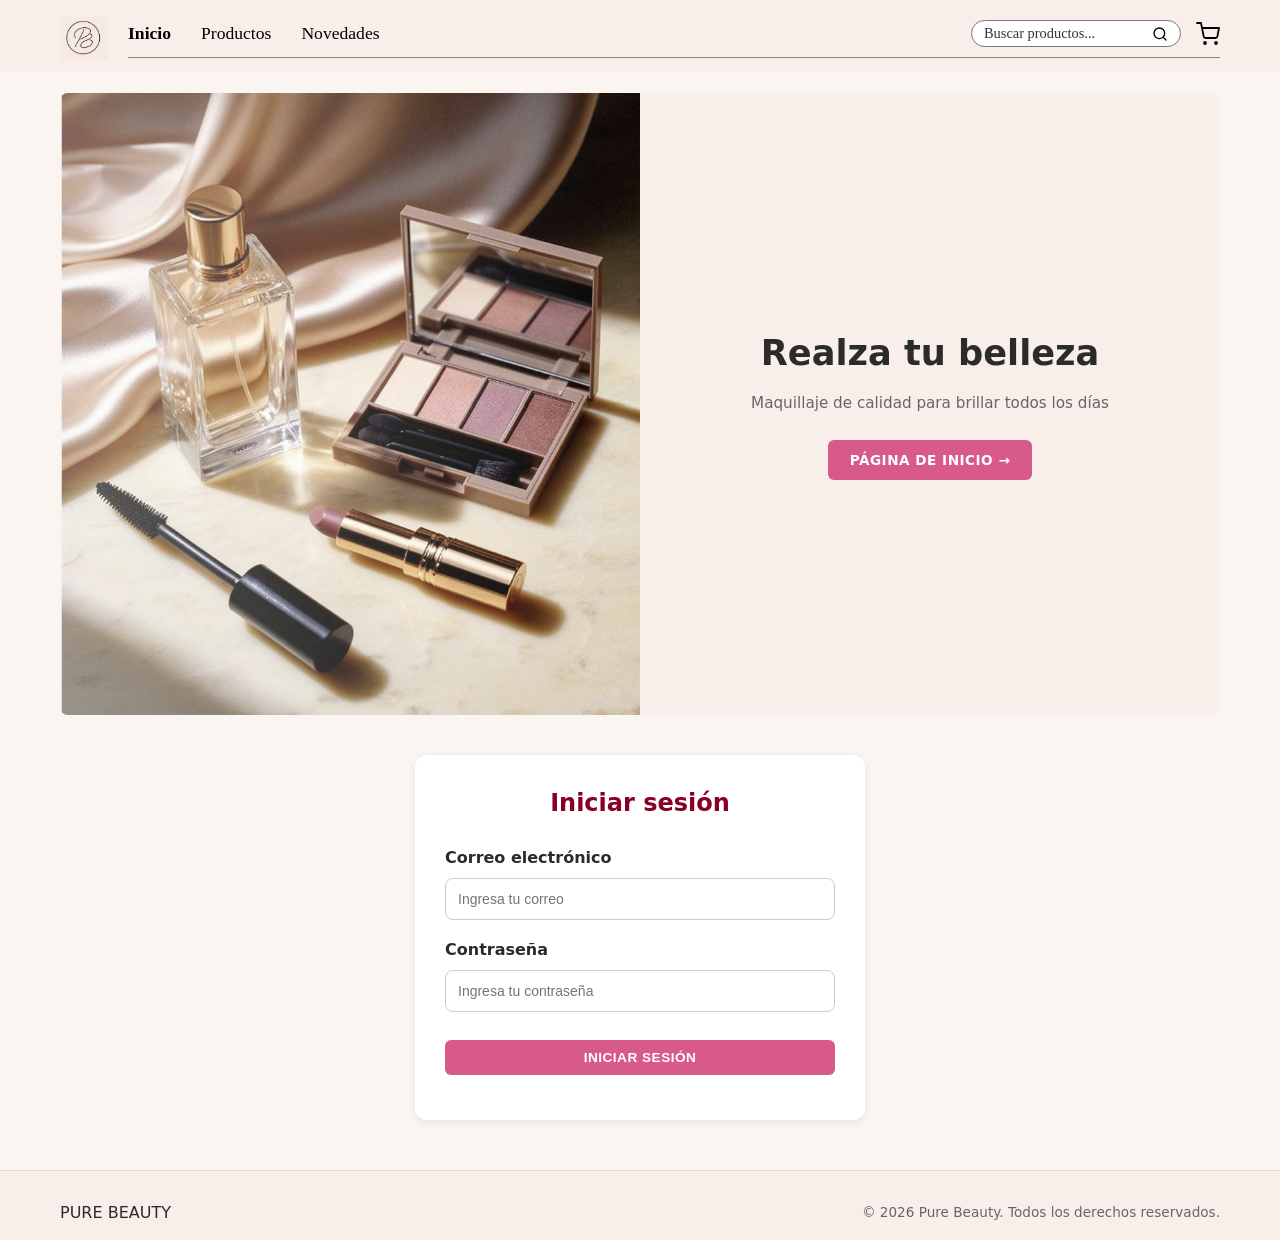
<file: index.html>
<!DOCTYPE html>
<html lang="es">
<head>
  <meta charset="UTF-8">
  <meta name="viewport" content="width=device-width, initial-scale=1.0">
  <title>Pure Beauty - Inicio</title>
  <link rel="stylesheet" href="css/base.css">
  <link rel="stylesheet" href="css/componente.css">
  <link rel="stylesheet" href="css/paginas.css">
</head>
<body>
  <header class="header">
    <div class="container header-container">
      <a href="index.html" class="logo-area">
        <img src="img/logo.png" alt="Logo Pure Beauty" class="logo-img">
      </a>

      <div class="nav-and-actions">
        <div class="top-nav-row">
          <nav>
            <ul class="nav-links">
              <li><a href="index.html" class="nav-link active">Inicio</a></li>
              <li><a href="coleccion.html" class="nav-link">Productos</a></li>
              <li><a href="coleccion.html" class="nav-link">Novedades</a></li>
            </ul>
          </nav>

          <div class="search-cart-area">
            <div class="search-box">
              <input type="text" class="search-input" placeholder="Buscar productos..." aria-label="Buscar productos">
              <button class="search-btn" type="button" aria-label="Buscar">
                <svg width="16" height="16" viewBox="0 0 24 24" fill="none" stroke="currentColor" stroke-width="2" stroke-linecap="round" stroke-linejoin="round"><circle cx="11" cy="11" r="8"></circle><line x1="21" y1="21" x2="16.65" y2="16.65"></line></svg>
              </button>
            </div>

            <a href="#" class="cart-icon" aria-label="Carrito de compras" onclick="alert('Carrito vacío'); return false;">
              <svg width="24" height="24" viewBox="0 0 24 24" fill="none" stroke="currentColor" stroke-width="1.8" stroke-linecap="round" stroke-linejoin="round"><circle cx="9" cy="21" r="1"></circle><circle cx="20" cy="21" r="1"></circle><path d="M1 1h4l2.68 13.39a2 2 0 0 0 2 1.61h9.72a2 2 0 0 0 2-1.61L23 6H6"></path></svg>
            </a>
          </div>
        </div>

        <div class="nav-divider"></div>
      </div>
    </div>
  </header>

  <main class="container">
    <section class="hero-section">
      <div class="hero-img-col">
        <img src="img/makeup.png" alt="Maquillaje Pure Beauty">
      </div>
      <div class="hero-text-col">
        <h1 class="hero-title">Realza tu belleza</h1>
        <p class="hero-subtitle">Maquillaje de calidad para brillar todos los días</p>
        <a href="coleccion.html" class="btn btn-magenta">PÁGINA DE INICIO →</a>
      </div>
    </section>

        <section class="login-section">

      <h2>Iniciar sesión</h2>

      <form id="formulario-login">

        <div class="form-group">
          <label for="correo">Correo electrónico</label>
          <input
            type="email"
            id="correo"
            placeholder="Ingresa tu correo"
            required
          >
        </div>

        <div class="form-group">
          <label for="contrasena">Contraseña</label>
          <input
            type="password"
            id="contrasena"
            placeholder="Ingresa tu contraseña"
            required
          >
        </div>

        <button type="submit" class="btn btn-magenta">
          Iniciar sesión
        </button>

        <p id="mensaje-login"></p>

      </form>

    </section>

  </main>

  <footer class="footer">
    <div class="container footer-content">
      <span class="logo-text">PURE BEAUTY</span>
      <p class="footer-text">&copy; 2026 Pure Beauty. Todos los derechos reservados.</p>
    </div>
  </footer>

  <script src="js/login.js"></script>
  
</body>
</html>
</file>
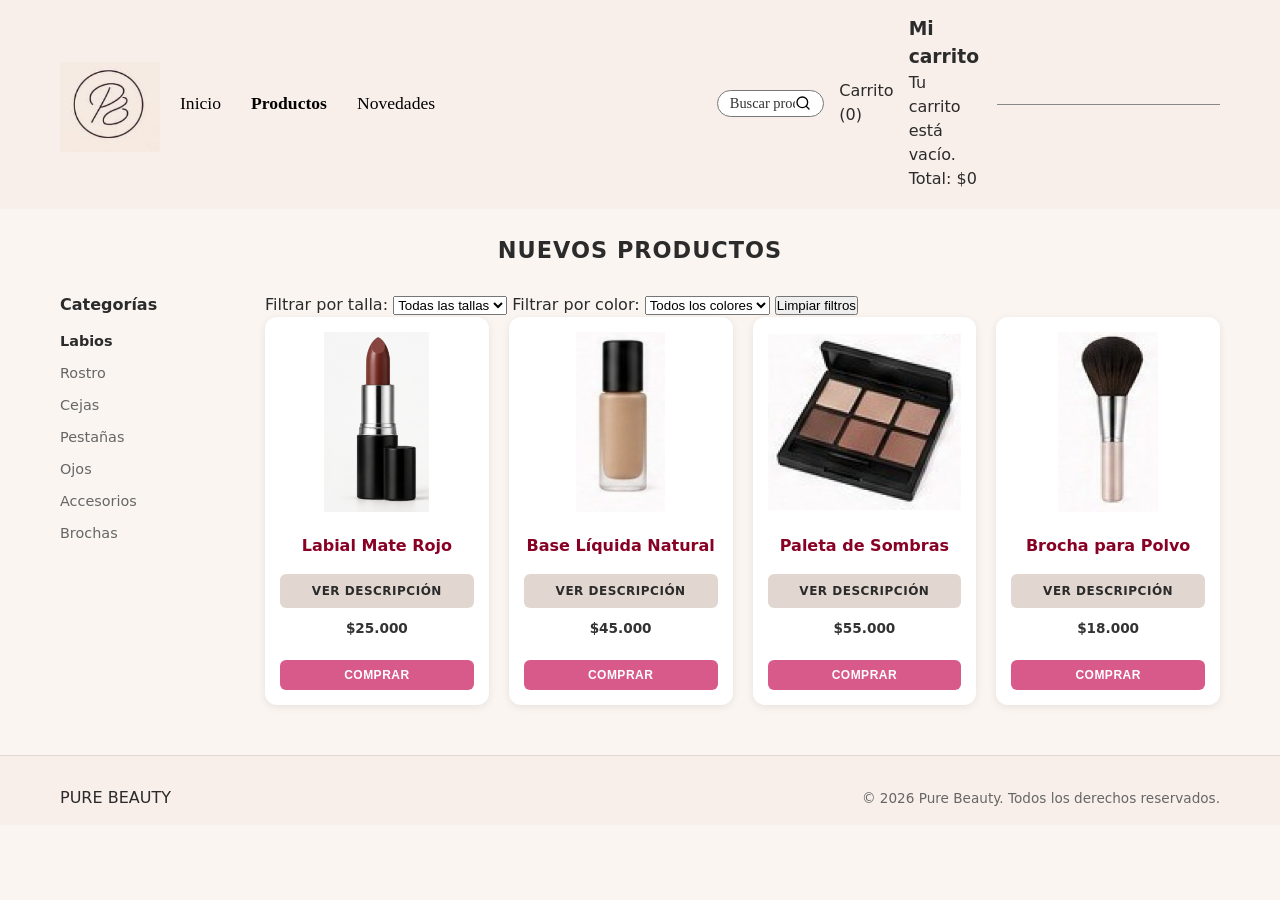
<file: coleccion.html>
<!DOCTYPE html>
<html lang="es">
<head>
  <meta charset="UTF-8">
  <meta name="viewport" content="width=device-width, initial-scale=1.0">
  <title>Pure Beauty - Productos</title>
  <link rel="stylesheet" href="css/base.css">
  <link rel="stylesheet" href="css/componente.css">
  <link rel="stylesheet" href="css/paginas.css">
</head>
<body>
  <header class="header">
    <div class="container header-container">
      <a href="index.html" class="logo-area">
    <img src="./img/logo.png" alt="Logo Pure Beauty" width="100">
</a>

      <div class="nav-and-actions">
        <div class="top-nav-row">
          <nav>
            <ul class="nav-links">
              <li><a href="index.html" class="nav-link">Inicio</a></li>
              <li><a href="coleccion.html" class="nav-link active">Productos</a></li>
              <li><a href="coleccion.html" class="nav-link">Novedades</a></li>
            </ul>
          </nav>

          <div class="search-cart-area">
            <div class="search-box">
              <input type="text" class="search-input" placeholder="Buscar productos..." aria-label="Buscar productos">
              <button class="search-btn" type="button" aria-label="Buscar">
                <svg width="16" height="16" viewBox="0 0 24 24" fill="none" stroke="currentColor" stroke-width="2" stroke-linecap="round" stroke-linejoin="round"><circle cx="11" cy="11" r="8"></circle><line x1="21" y1="21" x2="16.65" y2="16.65"></line></svg>
              </button>
            </div>

            <a href="#resumen-carrito" id="contador-carrito">Carrito (0)</a>

<div id="resumen-carrito">
    <h3>Mi carrito</h3>

    <div id="lista-carrito">
        <p>Tu carrito está vacío.</p>
    </div>

    <p id="total-carrito">Total: $0</p>
</div>

        <div class="nav-divider"></div>
      </div>
    </div>
  </header>

  <main class="container">
    <h1 class="catalog-title">NUEVOS PRODUCTOS</h1>

    <div class="catalog-layout">

    <aside class="sidebar-categories">
        <h3>Categorías</h3>
        <ul class="category-list">
            <li><a href="#" class="active">Labios</a></li>
            <li><a href="#">Rostro</a></li>
            <li><a href="#">Cejas</a></li>
            <li><a href="#">Pestañas</a></li>
            <li><a href="#">Ojos</a></li>
            <li><a href="#">Accesorios</a></li>
            <li><a href="#">Brochas</a></li>
        </ul>
    </aside>

    <div class="catalog-content">

        <div class="catalog-filters">
            <label for="filtro-talla">Filtrar por talla:</label>
            <select id="filtro-talla">
                <option value="">Todas las tallas</option>
                <option value="Única">Única</option>
            </select>

            <label for="filtro-color">Filtrar por color:</label>
            <select id="filtro-color">
                <option value="">Todos los colores</option>
                <option value="Rojo">Rojo</option>
                <option value="Beige">Beige</option>
                <option value="Marrón">Marrón</option>
                <option value="Negro">Negro</option>
            </select>

            <button type="button" id="limpiar-filtros">
                Limpiar filtros
            </button>
        </div>

        <section class="catalog-grid" id="contenedor-productos">
        </section>

    </div>

</div>
  </main>

  <footer class="footer">
    <div class="container footer-content">
      <span class="logo-text">PURE BEAUTY</span>
      <p class="footer-text">&copy; 2026 Pure Beauty. Todos los derechos reservados.</p>
    </div>
  </footer>
  <script src="js/producto.js"></script>
</body>
</html>
</file>
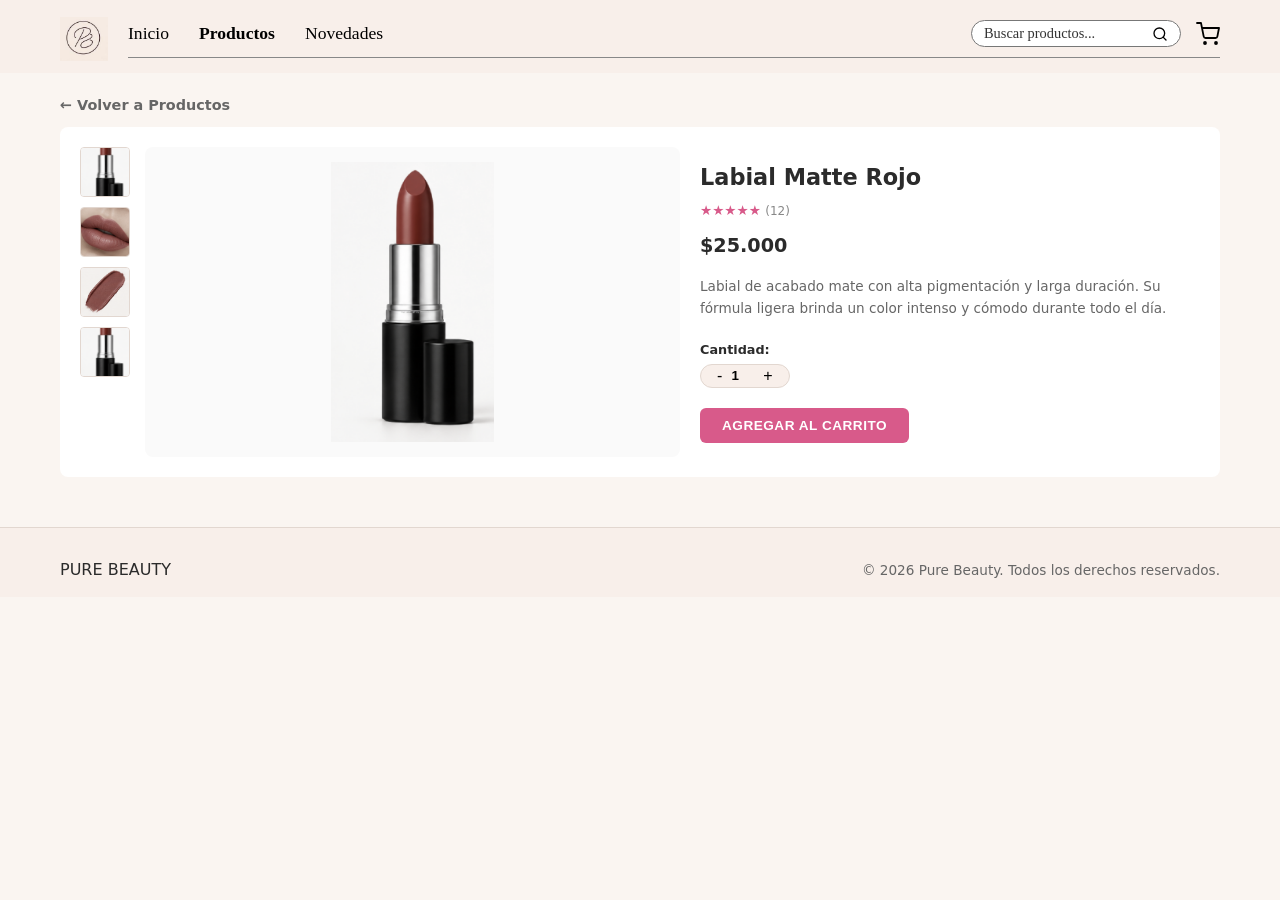
<file: producto.html>
<!DOCTYPE html>
<html lang="es">
<head>
  <meta charset="UTF-8">
  <meta name="viewport" content="width=device-width, initial-scale=1.0">
  <title>Pure Beauty - Descripción Labial Mate</title>
  <link rel="stylesheet" href="css/base.css">
  <link rel="stylesheet" href="css/componente.css">
  <link rel="stylesheet" href="css/paginas.css">
</head>
<body>
  <header class="header">
    <div class="container header-container">
      <a href="index.html" class="logo-area">
        <img src="img/logo.png" alt="Logo Pure Beauty" class="logo-img">
      </a>

      <div class="nav-and-actions">
        <div class="top-nav-row">
          <nav>
            <ul class="nav-links">
              <li><a href="index.html" class="nav-link">Inicio</a></li>
              <li><a href="coleccion.html" class="nav-link active">Productos</a></li>
              <li><a href="coleccion.html" class="nav-link">Novedades</a></li>
            </ul>
          </nav>

          <div class="search-cart-area">
            <div class="search-box">
              <input type="text" class="search-input" placeholder="Buscar productos..." aria-label="Buscar productos">
              <button class="search-btn" type="button" aria-label="Buscar">
                <svg width="16" height="16" viewBox="0 0 24 24" fill="none" stroke="currentColor" stroke-width="2" stroke-linecap="round" stroke-linejoin="round"><circle cx="11" cy="11" r="8"></circle><line x1="21" y1="21" x2="16.65" y2="16.65"></line></svg>
              </button>
            </div>

            <a href="#" class="cart-icon" aria-label="Carrito de compras" onclick="alert('Carrito vacío'); return false;">
              <svg width="24" height="24" viewBox="0 0 24 24" fill="none" stroke="currentColor" stroke-width="1.8" stroke-linecap="round" stroke-linejoin="round"><circle cx="9" cy="21" r="1"></circle><circle cx="20" cy="21" r="1"></circle><path d="M1 1h4l2.68 13.39a2 2 0 0 0 2 1.61h9.72a2 2 0 0 0 2-1.61L23 6H6"></path></svg>
            </a>
          </div>
        </div>

        <div class="nav-divider"></div>
      </div>
    </div>
  </header>

  <main class="container">
   
    <div class="back-link-container">
      <a href="coleccion.html" class="back-link">
        ← Volver a Productos
      </a>
    </div>

    <section class="product-detail-card">
      <div class="gallery-container">
        <div class="thumbnails-col">
          <img src="img/labial.png" alt="Miniatura 1" class="thumb-img">
          <img src="img/labios.png" alt="Miniatura 2" class="thumb-img">
          <img src="img/muestra.png" alt="Miniatura 3" class="thumb-img">
          <img src="img/labial.png" alt="Miniatura 4" class="thumb-img">
        </div>
        <div class="main-img-box">
          <img src="img/labial.png" alt="Labial Matte Rojo">
        </div>
      </div>

      <div class="product-detail-info">
        <h1 class="detail-title">Labial Matte Rojo</h1>
        <div class="rating-stars">★★★★★ <span style="color:#888; font-size:0.75rem;">(12)</span></div>
        <div class="detail-price">$25.000</div>
        <p class="detail-description">
          Labial de acabado mate con alta pigmentación y larga duración. Su fórmula ligera brinda un color intenso y cómodo durante todo el día.
        </p>

        <form>
          <label for="cantidad" style="display:block; font-size:0.8rem; margin-bottom:5px; font-weight:600;">Cantidad:</label>

         <div class="quantity-control">
          <button type="button" class="qty-btn" id="restar">-</button>
          <input type="number" id="cantidad" name="cantidad"
          value="1" min="1" class="qty-input"
         aria-label="Cantidad seleccionada">
         <button type="button" class="qty-btn" id="sumar">+</button>
        </div>
          
          
          <div class="detail-actions-group">
            <button type="submit" class="btn btn-magenta">AGREGAR AL CARRITO</button>
          </div>
        </form>
      </div>
    </section>
  </main>

  <footer class="footer">
    <div class="container footer-content">
      <span class="logo-text">PURE BEAUTY</span>
      <p class="footer-text">&copy; 2026 Pure Beauty. Todos los derechos reservados.</p>
    </div>
  </footer>

  <script src="js/detalle.js"></script>
  
</body>
</html>
</file>
<file: css/base.css>
:root {
  --primary-color: #F8EFEA;
  --bg-color: #FAF5F1;
  --white: #FFFFFF;
  --accent-color: #D85A8A;
  --accent-hover: #C24876;
  --text-dark: #2B2B2B;
  --text-muted: #666666;
  --border-color: #E2D7D0;
  --font-main: 'Poppins', 'Segoe UI', system-ui, -apple-system, sans-serif;
  --border-radius: 8px;
  --transition: all 0.3s ease;
}

* {
  box-sizing: border-box;
  margin: 0;
  padding: 0;
}

body {
  font-family: var(--font-main);
  background-color: var(--bg-color);
  color: var(--text-dark);
  line-height: 1.5;
}

a {
  text-decoration: none;
  color: inherit;
}

ul {
  list-style: none;
}

img {
  max-width: 100%;
  height: auto;
  display: block;
}

.container {
  max-width: 1200px;
  margin: 0 auto;
  padding: 0 20px;
}
</file>
<file: css/componente.css>
.header {
  background-color: #F8EFEA;
  padding: 15px 0 10px;
  position: sticky;
  top: 0;
  z-index: 100;
}

.header-container {
  display: flex !important;
  flex-direction: row !important;
  align-items: center !important;
  justify-content: space-between !important;
  gap: 20px;
}

.logo-area {
  display: flex;
  align-items: center;
  flex-shrink: 0;
}

.logo-img {
  height: 48px !important;
  width: 48px !important;
  object-fit: contain;
}

.nav-and-actions {
  flex-grow: 1;
  display: flex;
  flex-direction: column;
}

.top-nav-row {
  display: flex !important;
  flex-direction: row !important;
  justify-content: space-between !important;
  align-items: center !important;
  gap: 20px;
  padding-bottom: 8px;
}

.nav-links {
  display: flex !important;
  flex-direction: row !important;
  gap: 30px;
}

.nav-link {
  font-family: 'Times New Roman', Times, 'Georgia', serif;
  font-size: 1.1rem;
  color: #000000;
  transition: opacity 0.2s ease;
}

.nav-link:hover, .nav-link.active {
  font-weight: bold;
}

.search-cart-area {
  display: flex !important;
  flex-direction: row !important;
  align-items: center !important;
  gap: 15px;
}

.search-box {
  display: flex;
  align-items: center;
  background-color: #FFFFFF;
  border: 1px solid #777777;
  border-radius: 20px;
  padding: 4px 12px;
  width: 210px;
}

.search-input {
  border: none;
  outline: none;
  font-family: 'Times New Roman', Times, serif;
  font-size: 0.9rem;
  background: transparent;
  width: 100%;
  color: #333333;
}

.search-input::placeholder {
  color: #333333;
}

.search-btn {
  background: none;
  border: none;
  cursor: pointer;
  display: flex;
  align-items: center;
  color: #000000;
  padding: 0;
}

.cart-icon {
  color: #000000;
  display: flex;
  align-items: center;
  transition: transform 0.2s ease;
}

.cart-icon:hover {
  transform: scale(1.08);
}

.nav-divider {
  width: 100%;
  height: 1px;
  background-color: #888888;
  margin-top: 2px;
}

/* 2. BOTONES */
.btn {
  display: inline-block;
  padding: 10px 22px;
  border-radius: 6px;
  font-weight: 600;
  font-size: 0.85rem;
  text-transform: uppercase;
  letter-spacing: 0.5px;
  border: none;
  cursor: pointer;
  transition: var(--transition);
  text-align: center;
}

.btn-magenta {
  background-color: var(--accent-color);
  color: var(--white);
}

.btn-magenta:hover {
  background-color: var(--accent-hover);
}

.btn-secondary {
  background-color: #E2D7D0;
  color: var(--text-dark);
}

.btn-secondary:hover {
  background-color: #D2C4BB;
}

/* 3. TARJETA DE PRODUCTO Y MARCO UNIFORME DE IMÁGENES */
.product-card {
  background-color: var(--white);
  border-radius: var(--border-radius);
  padding: 15px;
  text-align: center;
  position: relative;
  box-shadow: 0 2px 8px rgba(0,0,0,0.04);
  display: flex;
  flex-direction: column;
  justify-content: space-between;
}

.product-card-img-box {
  width: 100%;
  height: 180px;
  display: flex;
  align-items: center;
  justify-content: center;
  margin-bottom: 12px;
  overflow: hidden;
}

.product-card-img-box img {
  max-width: 100%;
  max-height: 100%;
  width: auto;
  height: auto;
  object-fit: contain;
}

.product-card-title {
  font-size: 0.9rem;
  font-weight: 600;
  margin-bottom: 6px;
}

.product-card-price {
  font-size: 0.85rem;
  color: var(--text-muted);
  margin-bottom: 12px;
  display: block;
}

.product-card .btn {
  width: 100%;
  padding: 8px 10px;
  font-size: 0.75rem;
}

.wishlist-heart {
  position: absolute;
  top: 10px;
  right: 10px;
  color: #ccc;
  cursor: pointer;
  font-size: 1rem;
}

/* 4. FOOTER */
.footer {
  background-color: var(--primary-color);
  border-top: 1px solid var(--border-color);
  padding: 30px 0 15px;
  margin-top: 50px;
}

.footer-content {
  display: flex;
  justify-content: space-between;
  align-items: center;
  flex-wrap: wrap;
  gap: 20px;
}

.footer-text {
  font-size: 0.85rem;
  color: var(--text-muted);
}

/* DISEÑO RESPONSIVE PARA CELULARES */
@media (max-width: 600px) {

  .header {
    padding: 10px;
  }

  .header-container {
    flex-direction: column !important;
    gap: 12px;
  }

  .logo-img {
    width: 40px !important;
    height: 40px !important;
  }

  .nav-and-actions {
    width: 100%;
  }

  .top-nav-row {
    flex-direction: column !important;
    gap: 12px;
  }

  .nav-links {
    justify-content: center;
    gap: 20px;
    flex-wrap: wrap;
  }

  .search-cart-area {
    justify-content: center;
    flex-wrap: wrap;
  }

  .search-box {
    width: 100%;
    max-width: 250px;
  }
}

@media (max-width: 600px) {

  .footer {
    padding: 20px 15px;
    margin-top: 30px;
  }

  .footer-content {
    flex-direction: column;
    text-align: center;
    gap: 12px;
  }

  .footer-text {
    font-size: 0.8rem;
  }
}

body {
  overflow-x: hidden;
}
</file>
<file: css/paginas.css>
.hero-section {
  display: grid;
  grid-template-columns: 1fr;
  background-color: var(--primary-color);
  margin-top: 20px;
  border-radius: var(--border-radius);
  overflow: hidden;
}

.hero-img-col img {
  width: 100%;
  height: 100%;
  object-fit: cover;
}

.hero-text-col {
  padding: 40px 20px;
  display: flex;
  flex-direction: column;
  justify-content: center;
  align-items: center;
  text-align: center;
}

.hero-title {
  font-size: 2.2rem;
  font-weight: 800;
  margin-bottom: 12px;
}

.hero-subtitle {
  font-size: 0.95rem;
  color: var(--text-muted);
  margin-bottom: 25px;
}

.catalog-title {
  text-align: center;
  font-size: 1.4rem;
  font-weight: 800;
  text-transform: uppercase;
  margin: 25px 0;
  letter-spacing: 1px;
}

.catalog-layout {
  display: grid;
  grid-template-columns: 1fr;
  gap: 25px;
}

.sidebar-categories h3 {
  font-size: 1rem;
  font-weight: 700;
  margin-bottom: 12px;
}

.category-list li {
  margin-bottom: 8px;
}

.category-list a {
  font-size: 0.9rem;
  color: var(--text-muted);
  transition: var(--transition);
}

.category-list a:hover, .category-list a.active {
  color: var(--text-dark);
  font-weight: 600;
}

.catalog-grid {
  display: grid;
  grid-template-columns: repeat(4, minmax(0, 1fr));
  gap: 20px;
  width: 100%;
}

@media (max-width: 768px) {
  .catalog-grid {
    grid-template-columns: repeat(2, minmax(0, 1fr));
  }
}

.back-link-container {
  margin: 20px 0 10px;
}

.back-link {
  display: inline-flex;
  align-items: center;
  gap: 6px;
  font-size: 0.9rem;
  font-weight: 600;
  color: var(--text-muted);
  transition: color 0.2s ease;
}

.back-link:hover {
  color: var(--accent-color);
}

.product-detail-card {
  background-color: var(--white);
  border-radius: var(--border-radius);
  padding: 20px;
  margin-top: 10px;
  display: grid;
  grid-template-columns: 1fr;
  gap: 20px;
}

.gallery-container {
  display: flex;
  gap: 15px;
}

.thumbnails-col {
  display: flex;
  flex-direction: column;
  gap: 10px;
}

.thumb-img {
  width: 50px;
  height: 50px;
  border: 1px solid var(--border-color);
  border-radius: 4px;
  object-fit: cover;
  cursor: pointer;
}

.main-img-box {
  flex-grow: 1;
  background-color: #FAFAFA;
  display: flex;
  align-items: center;
  justify-content: center;
  border-radius: var(--border-radius);
  padding: 15px;
}

.main-img-box img {
  max-height: 280px;
  object-fit: contain;
}

.product-detail-info {
  display: flex;
  flex-direction: column;
  justify-content: center;
}

.detail-title {
  font-size: 1.4rem;
  font-weight: 700;
  margin-bottom: 5px;
}

.rating-stars {
  color: var(--accent-color);
  font-size: 0.85rem;
  margin-bottom: 12px;
}

.detail-price {
  font-size: 1.2rem;
  font-weight: 600;
  color: var(--text-dark);
  margin-bottom: 15px;
}

.detail-description {
  font-size: 0.85rem;
  color: var(--text-muted);
  margin-bottom: 20px;
  line-height: 1.6;
}

.quantity-control {
  display: inline-flex;
  align-items: center;
  border: 1px solid var(--border-color);
  border-radius: 15px;
  padding: 2px 8px;
  width: fit-content;
  margin-bottom: 20px;
  background-color: var(--primary-color);
}

.qty-btn {
  background: none;
  border: none;
  font-size: 1rem;
  cursor: pointer;
  padding: 0 8px;
}

.qty-input {
  width: 25px;
  text-align: center;
  border: none;
  background: transparent;
  font-weight: 600;
}

.detail-actions-group {
  display: flex;
  gap: 12px;
  flex-wrap: wrap;
}

@media (min-width: 768px) {
  .hero-section {
    grid-template-columns: 1fr 1fr;
  }

  .catalog-layout {
    grid-template-columns: 180px 1fr;
  }

  .catalog-content {
  min-width: 0;
  width: 100%;
}

  .product-detail-card {
    grid-template-columns: 1.2fr 1fr;
  }
}

.product-card {
  background-color: #ffffff;
  border-radius: 12px;
  padding: 15px;
  text-align: center;
  box-shadow: 0 2px 8px rgba(0, 0, 0, 0.08);
  display: flex;
  flex-direction: column;
  align-items: center;
  gap: 10px;
}

.product-card-img-box {
  width: 100%;
  height: 180px;
  display: flex;
  justify-content: center;
  align-items: center;
}

.product-card-img-box img {
  max-width: 100%;
  max-height: 100%;
  object-fit: contain;
}

.product-card-title {
  font-size: 16px;
  color: #880024;
}


.product-card-price {
  font-weight: bold;
  color: #333333;
}

.login-section {
  max-width: 450px;
  margin: 40px auto;
  padding: 30px;
  background-color: #ffffff;
  border-radius: 12px;
  box-shadow: 0 2px 10px rgba(0, 0, 0, 0.08);
}

.login-section h2 {
  text-align: center;
  color: #880024;
  margin-bottom: 25px;
}

.form-group {
  display: flex;
  flex-direction: column;
  margin-bottom: 18px;
}

.form-group label {
  margin-bottom: 8px;
  font-weight: 600;
}

.form-group input {
  padding: 12px;
  border: 1px solid #ccc;
  border-radius: 8px;
  font-size: 14px;
}

.login-section button {
  width: 100%;
  margin-top: 10px;
}

#mensaje-login {
  text-align: center;
  margin-top: 15px;
}

/* AJUSTES RESPONSIVE DE LA PÁGINA DE INICIO */
@media (max-width: 600px) {

  .container {
    padding: 0 12px;
  }

  .hero-section {
    grid-template-columns: 1fr;
    margin-top: 12px;
  }

  .hero-img-col img {
    width: 100%;
    height: auto;
    object-fit: contain;
  }

  .hero-text-col {
    padding: 25px 15px;
  }

  .hero-title {
    font-size: 1.7rem;
  }

  .hero-subtitle {
    font-size: 0.9rem;
  }

  .login-section {
    width: 100%;
    padding: 20px;
    margin: 25px auto;
  }
}

/* CATÁLOGO RESPONSIVE */
@media (max-width: 600px) {

  .catalog-title {
    font-size: 1.2rem;
    margin: 18px 0;
  }

  .catalog-layout {
    grid-template-columns: 1fr;
    gap: 15px;
  }

  .catalog-content {
    width: 100%;
    min-width: 0;
  }

  .catalog-grid {
    grid-template-columns: repeat(2, minmax(0, 1fr));
    gap: 12px;
  }

  .product-card {
    padding: 10px;
  }

  .product-card-img-box {
    height: 130px;
  }

  .product-card-title {
    font-size: 0.85rem;
  }

  .product-card-price {
    font-size: 0.85rem;
  }

  .product-card .btn {
    font-size: 0.7rem;
    padding: 8px 5px;
  }
}
</file>
